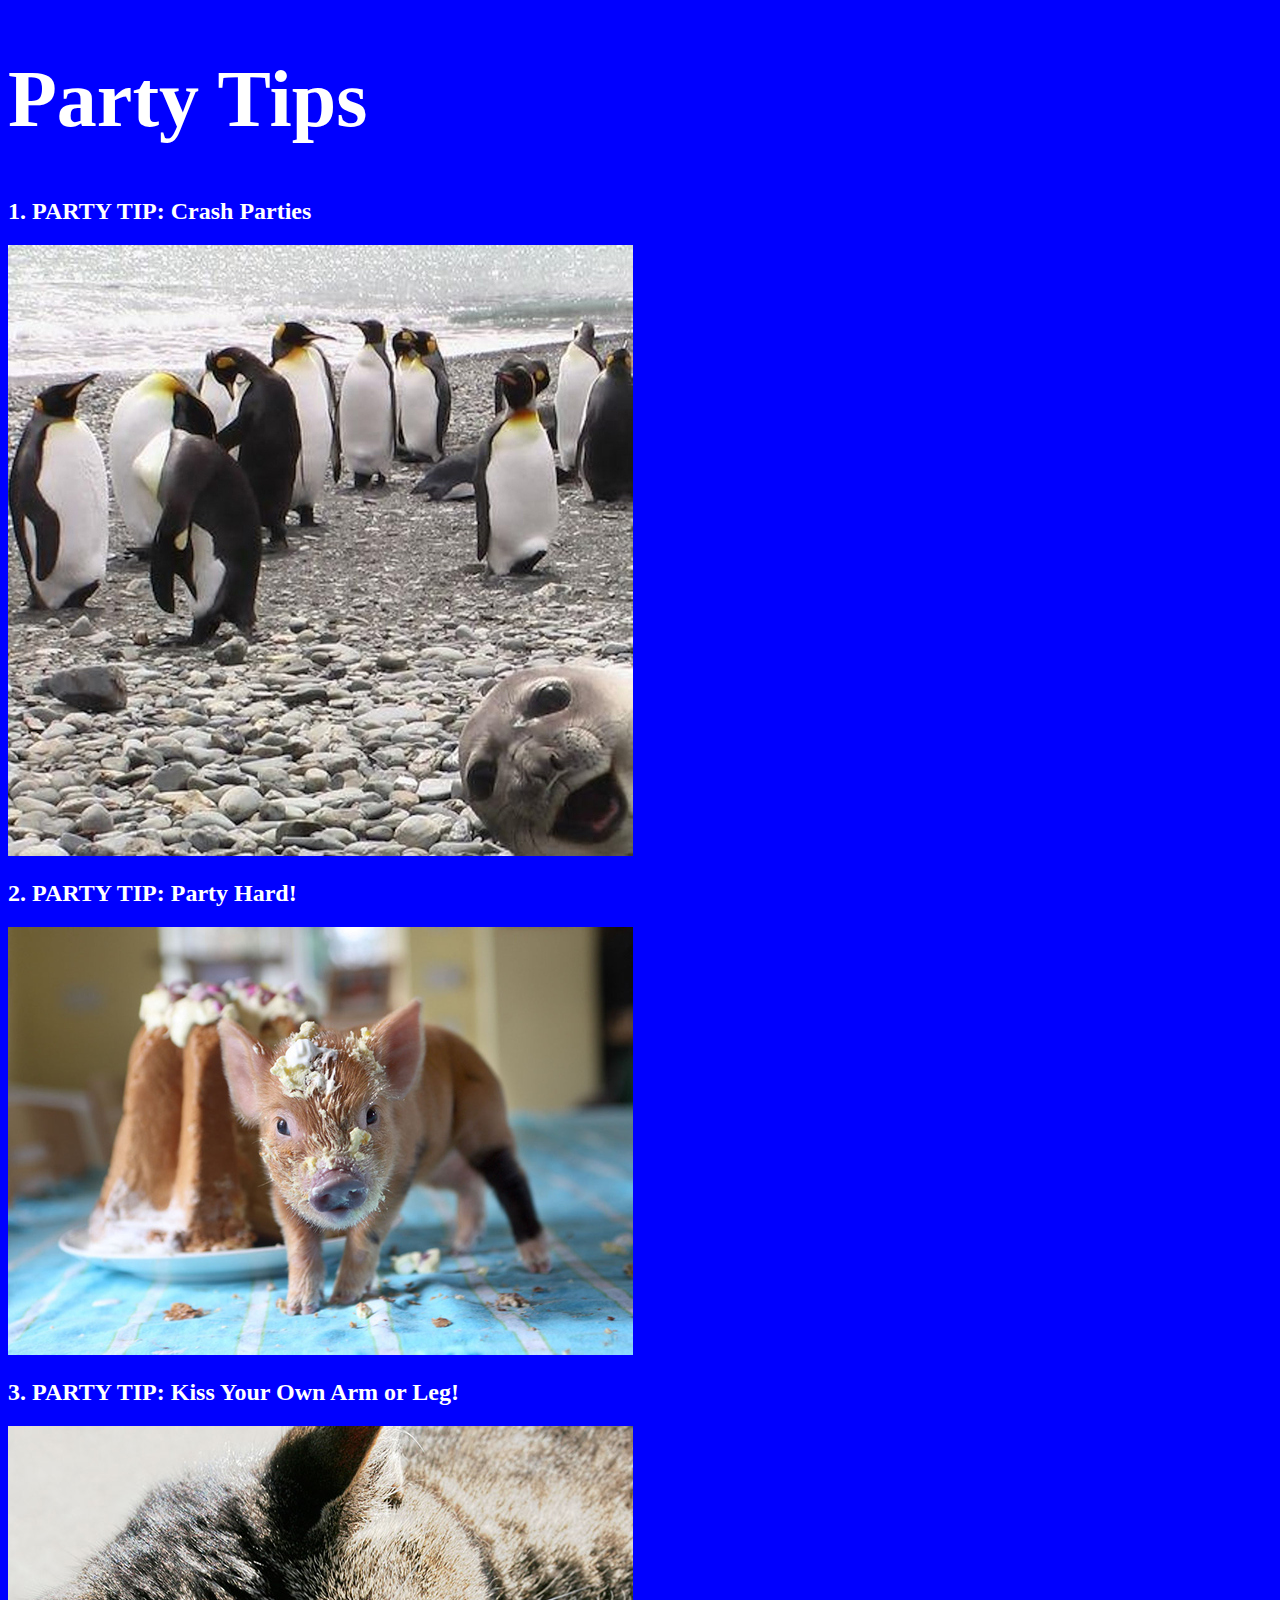
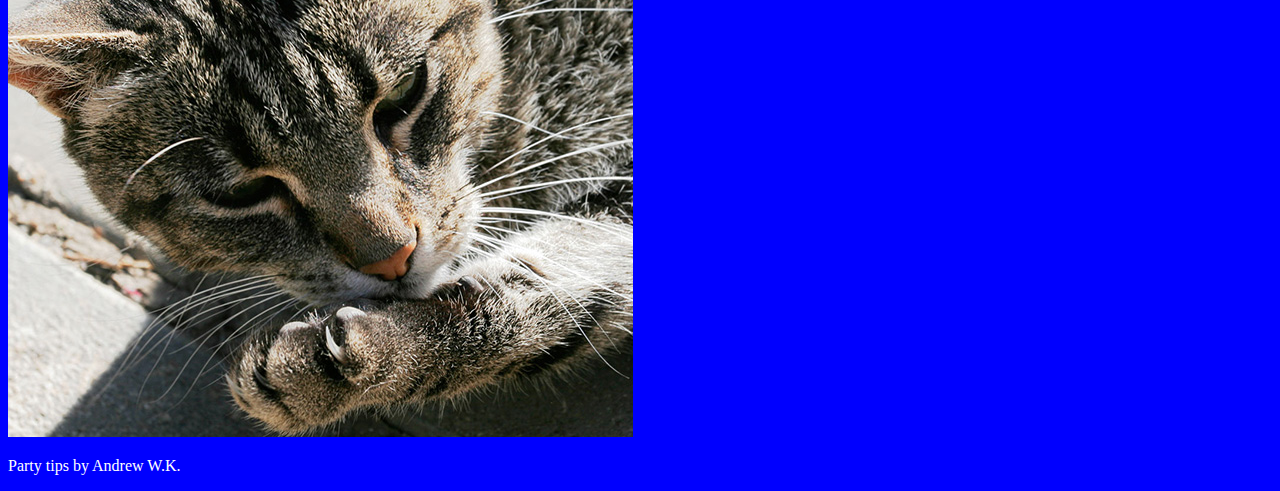
<file: Week-1/partytips/index.html>
<!DOCTYPE html>
<html>
    <head>
        <title>Party Tips</title>


        <style>
            body {
                background: blue;
                color: white;
            }
            h1 {
                font-size: 80px;
            }

        </style>
    </head>
    <body>
        <h1>Party Tips</h1>
        <h2>1. PARTY TIP: Crash Parties</h2>
        <img src="Images/penguin-party.jpg" alt="Penguin Party">
        <h2>2. PARTY TIP: Party Hard!</h2>
        <img src="Images/piglet-cake.jpg" alt="Piglet Cake">
        <h2>3. PARTY TIP: Kiss Your Own Arm or Leg!</h2>
        <img src="Images/cat-kiss.jpg" alt="Cat">
        <p>Party tips by Andrew W.K.</p>
    </body>

</html>
</file>
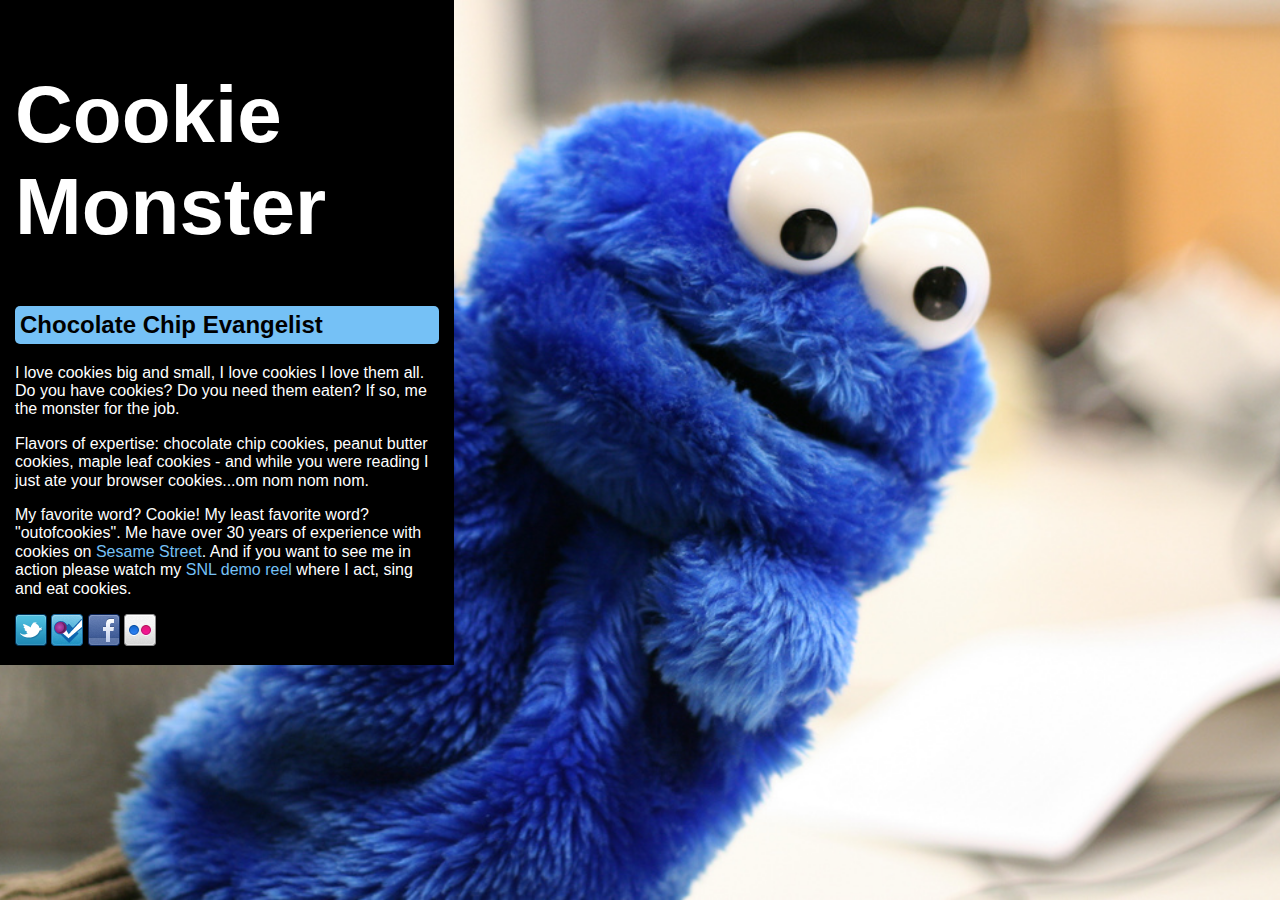
<file: Week-1/portfolio-class/index.html>
<!DOCTYPE html>
<html lang="en">
<head>
    	<meta charset="utf-8">
    	<meta name="keywords" content="cookies, c, monster, Sesame Street">
    	<meta name="description" content="I love cookies big and small, I love cookies I love them all.">

		<title>Cookie Monster</title>
		
		<!-- external CSS link -->
		<link rel="stylesheet" href="css/normalize.css">
		<link rel="stylesheet" href="css/style.css">
</head>

<body>
	<div id="container">
	<!-- START HERE --> 
		<h1>Cookie Monster</h1>
		<h2>Chocolate Chip Evangelist</h2>
			
		<p>I love cookies big and small, I love cookies I love them all. Do you have cookies? Do you need them eaten? If so, me the monster for the job.</p>
		
		<p>Flavors of expertise: chocolate chip cookies, peanut butter cookies, maple leaf cookies - and while you were reading I just ate your browser cookies...om nom nom nom.</p>
		
		<p>My favorite word? Cookie! My least favorite word? "outofcookies". Me have over 30 years of experience with cookies on <a href="http://www.sesamestreet.org/" target="_blank">Sesame Street</a>. And if you want to see me in action please watch my <a href="http://www.youtube.com/watch?v=C-PkQRh3QXA" target="_blank">SNL demo reel</a> where I act, sing and eat cookies.</p>

		<a href="https://twitter.com/#!/mewantcookie" target="_blank">
			<img src="images/social-twitter.png" alt="Twitter">
		</a>

		<a href="https://foursquare.com/v/kaufman-astoria-studios/4b43c364f964a520f5e825e3" target="_blank">
			<img src="images/social-foursquare.png" alt="Social FourSquare">
		</a>

		<a href="https://www.facebook.com/pages/Cookie-Monster-should-host-Saturday-Night-Live/130316933655526" target="_blank">
			<img src="images/social-facebook.png" alt="Facebook">
		</a>

		<a href="http://www.flickr.com/photos/tags/cookies" target="_blank">
			<img src="images/social-flickr.png" alt="Flickr">
		</a>		


		

	<!-- END HERE --> 
	</div><!-- #container --> 
</body>
</html>
</file>
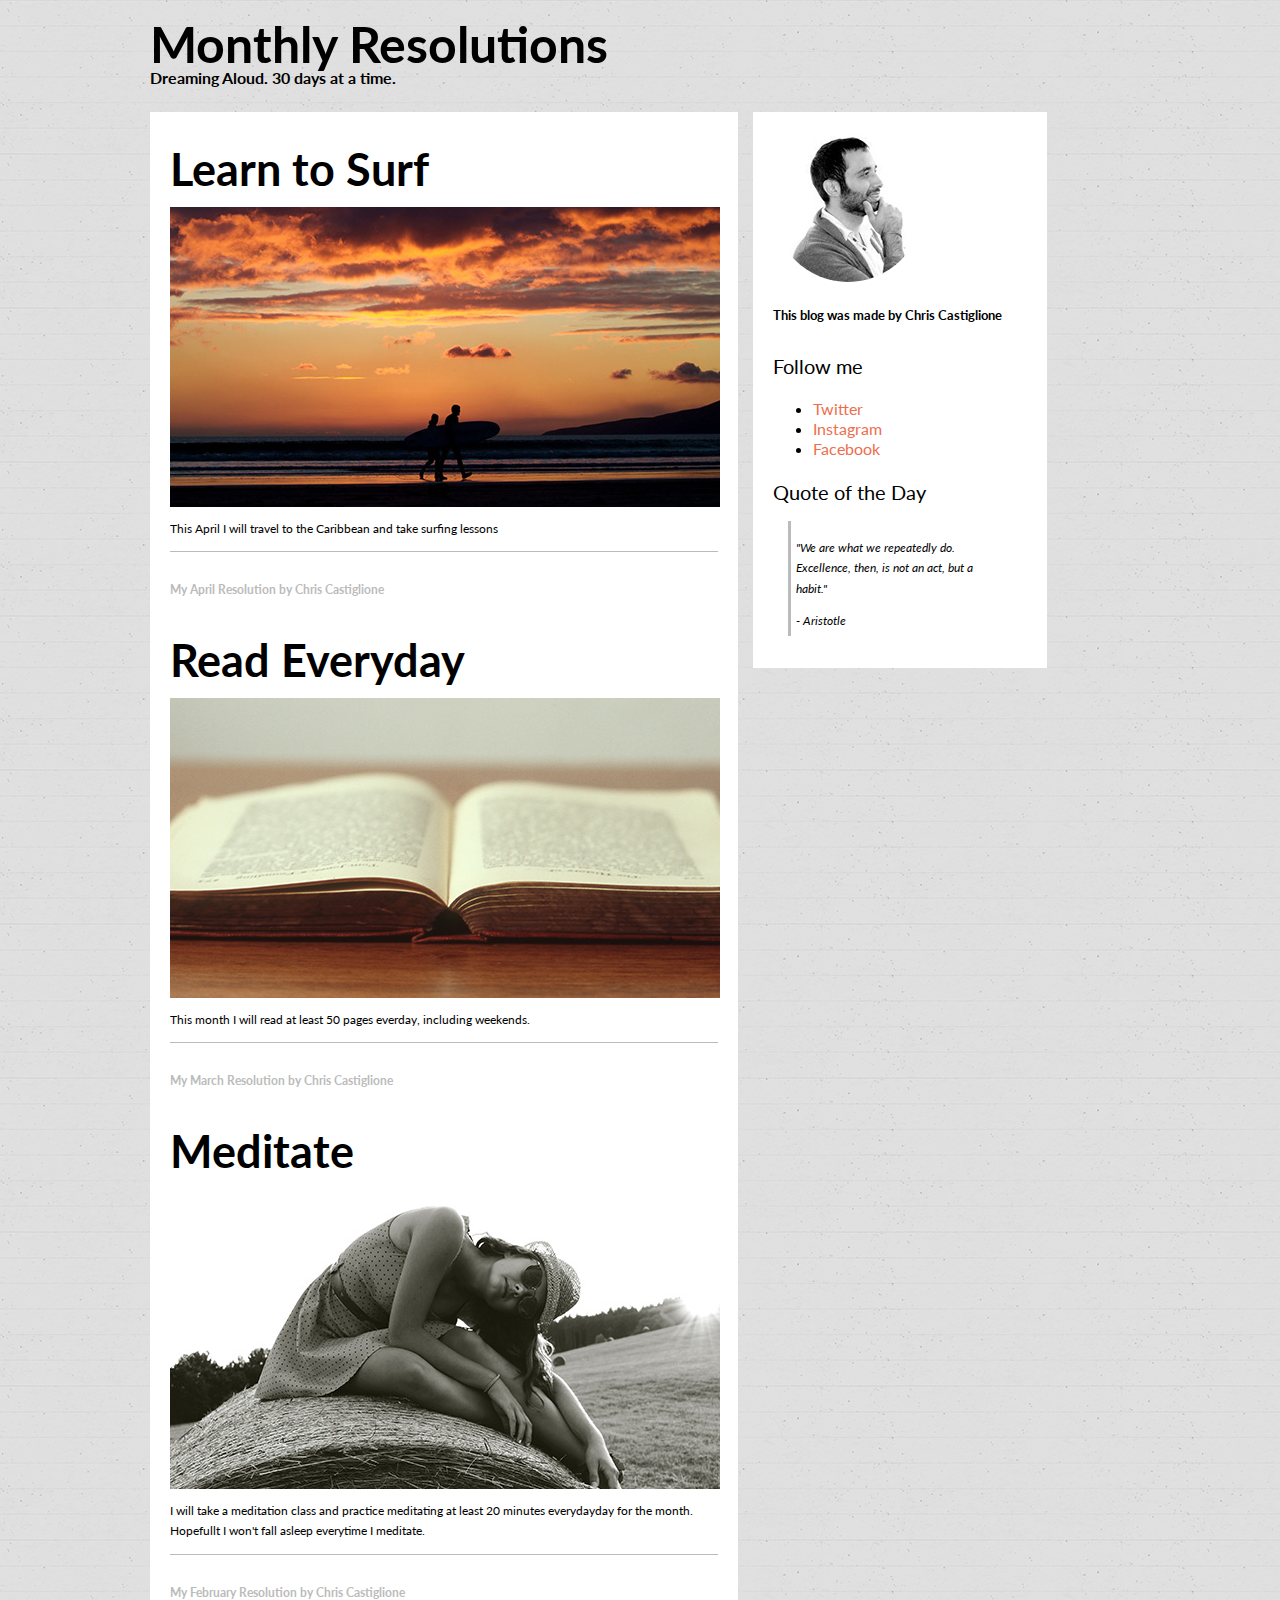
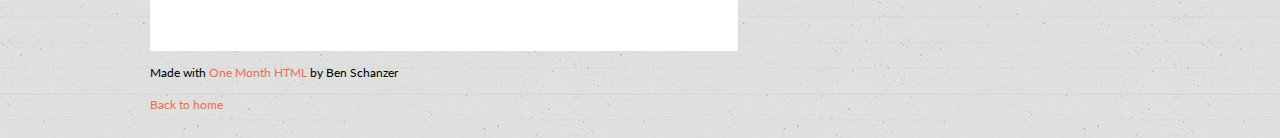
<file: week-2/assignment-monthly-resolutions/index.html>
<!DOCTYPE html>
<html lang="en">
  <head>
    <meta charset="utf-8">
    <meta http-equiv="X-UA-Compatible" content="IE=edge">
    <meta name="viewport" content="width=device-width, initial-scale=1">
    <meta name="description" content="">
    <meta name="author" content="Ben Schanzer">
		<title>Monthly Resolutions by Ben Schanzer</title>
		<link href='http://fonts.googleapis.com/css?family=Lato' rel='stylesheet' type='text/css'>
		<link rel="stylesheet" href="css/normalize.css">
		<link rel="stylesheet" href="css/style.css">
	</head>
	<body>
		<div id="header"> <!--start header-->
			<h1>Monthly Resolutions</h1>
			<h4>Dreaming Aloud. 30 days at a time.</h4>
		</div> <!--end header-->

		<div id="main"><!--start main-->
			
			<div id="post 1" class="post"> <!--start p1-->
				<div id="first">
					<h2>Learn to Surf</h2>
				</div>
				<img src="images/surfing.jpg" alt="Surfer sunset">
					<div class="caption"><!--start caption-->
						<p>This April I will travel to the Caribbean and take surfing lessons</p>
					</div> <!--end caption-->
				 
				<h6>My April Resolution by Chris Castiglione</h6>
			</div><!--end p1-->
			
			<div id="post 2" class="post"><!--start p2-->
				<div class="title">
					<h2>Read Everyday</h2>
				</div>
				<img src="images/book.jpg" alt="Book">
					<div class="caption"><!--start caption-->
						<p>This month I will read at least 50 pages everday, including weekends.</p>
					</div> <!--end caption-->
				<h6>My March Resolution by Chris Castiglione</h6>

			</div><!--end p2-->
			
			<div id="post 3" class="post"><!--start p3-->
				<div class="title">
					<h2>Meditate</h2>
				</div>
				<img src="images/meditate-girl.jpg" alt="meditation">
					<div class="caption"><!--start caption-->
						<p>I will take a meditation class and practice meditating at least 20 minutes everydayday for the month.  Hopefullt I won't fall asleep everytime I meditate.</p>
					</div> <!--end caption-->
				<h6>My February Resolution by Chris Castiglione</h6>

			</div><!--end p3-->


		</div><!--end main-->

		<div id="divider"> </div>

		<div id="sidebar"><!--start sidebar-->

			<div id="author"><!--start author-->
				<div><img id="chrisPic" src="images/chris-castiglione.jpg" alt="chris"></div>
				<div class="clear"></div>
				<h5>This blog was made by Chris Castiglione</h5>

			</div><!--end author-->

			<div id="socials"><!--start socials-->
				<div class="sideheader">
					Follow me
				</div>
				
				<ul>
					<li><a href="http://www.twitter.com/castig" target="_blank">Twitter</a></li>
					<li><a href="http://instagram.com/castig" target="_blank">Instagram</a></li>
					<li><a href="https://www.facebook.com/OneMonthEdu/" target="_blank">Facebook</a></li>
				  </ul>

			</div><!--end socials-->

			<div id="quote"><!--start quote-->

				<div class="sideheader">
					Quote of the Day
				</div>
				
				<blockquote><p>"We are what we repeatedly do. Excellence, then, is not an act, but a habit."</p>- Aristotle</blockquote>

			</div><!--end quote-->

		</div><!--end sidebar-->

		<div class="clear"></div>

		<div id="footer"><!--start footer-->

			<p>Made with <a href="http://www.onemonth.com" target="_blank">One Month HTML</a> by Ben Schanzer</p>
			<p>
				<a href="https://schanzb.github.io/">Back to home</a>
			</p>

		</div><!--end footer-->

	
	</body>
</html>
</file>
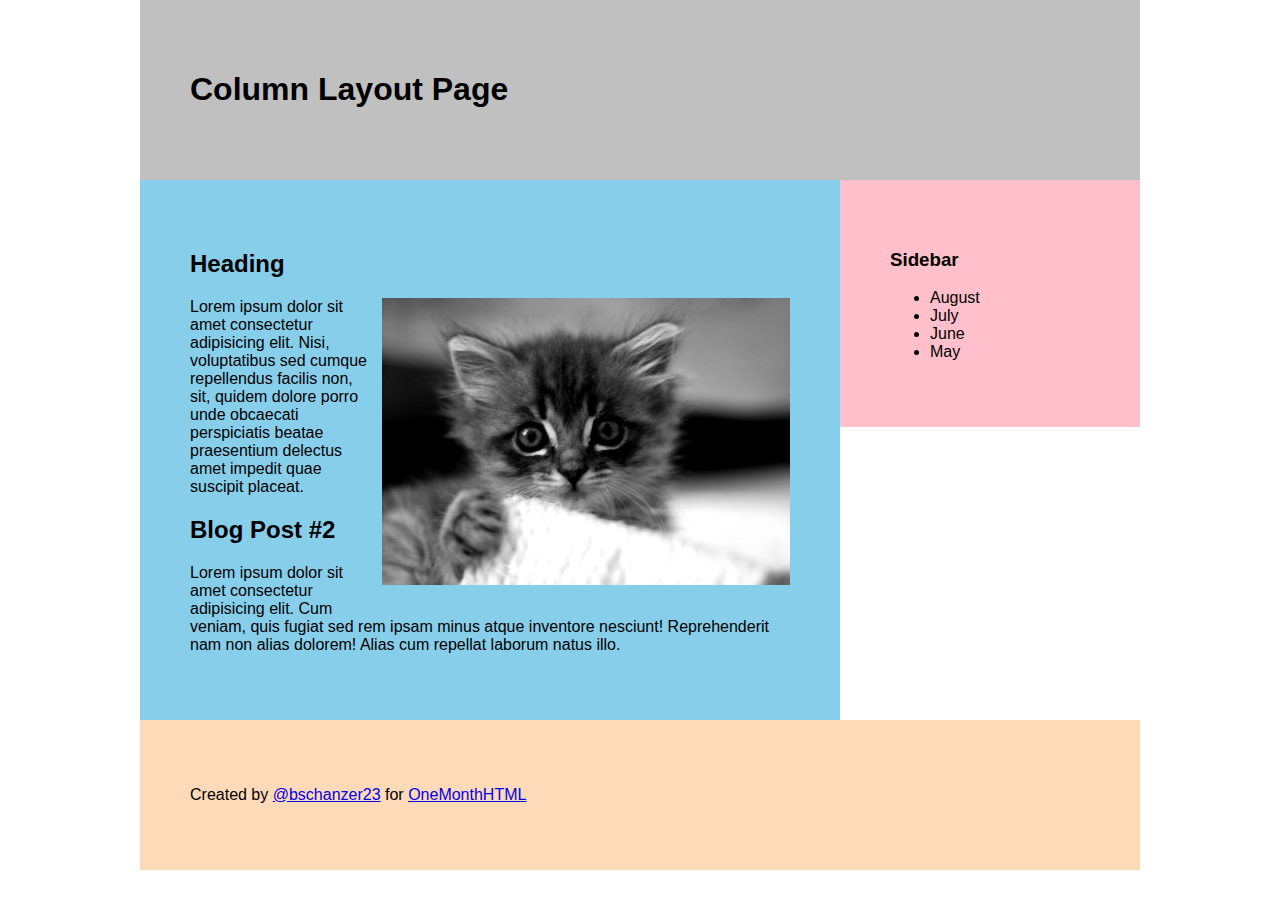
<file: week-2/column-layout/index.html>
<!DOCTYPE html>
<html lang="en">
  <head>
    <meta charset="utf-8">
    <meta http-equiv="X-UA-Compatible" content="IE=edge">
    <meta name="viewport" content="width=device-width, initial-scale=1">
    <meta name="description" content="">
    <meta name="author" content="Ben Schanzer">	
		<title>Column Layout</title>
		
		<!-- external CSS link -->
		<link rel="stylesheet" href="css/normalize.css">
		<link rel="stylesheet" href="css/style.css">
	</head>

	<body>
		<div id="container">
			
			<div id="header">
				<h1>Column Layout Page</h1>	
			</div> <!--#header-->

			<div id="main">
				<h2>Heading</h2>
				<img src="images/kitten.jpg" alt="kitten" class="alignright">
				<p>Lorem ipsum dolor sit amet consectetur adipisicing elit. Nisi, voluptatibus sed cumque repellendus facilis non, sit, quidem dolore porro unde obcaecati perspiciatis beatae praesentium delectus amet impedit quae suscipit placeat.</p>

				<h2>Blog Post #2</h2>
				<p>Lorem ipsum dolor sit amet consectetur adipisicing elit. Cum veniam, quis fugiat sed rem ipsam minus atque inventore nesciunt! Reprehenderit nam non alias dolorem! Alias cum repellat laborum natus illo.</p>
			</div> <!--#main-->

			<div id="sidebar">
				<h3>Sidebar</h3>
				<ul>
					<li>August</li>
					<li>July</li>
					<li>June</li>
					<li>May</li>
				</ul>
			</div> <!--#sidebar-->

			<div class="clear"></div>

			<div id="footer">
				<p>Created by <a href="https://twitter.com/BenSchanzer" target="_blank">@bschanzer23</a> for <a href="https://onemonth.com" target="_blank">OneMonthHTML</a></p>
			</div> <!--#footer-->


		</div> <!--#container-->

	</body>
</html>
</file>
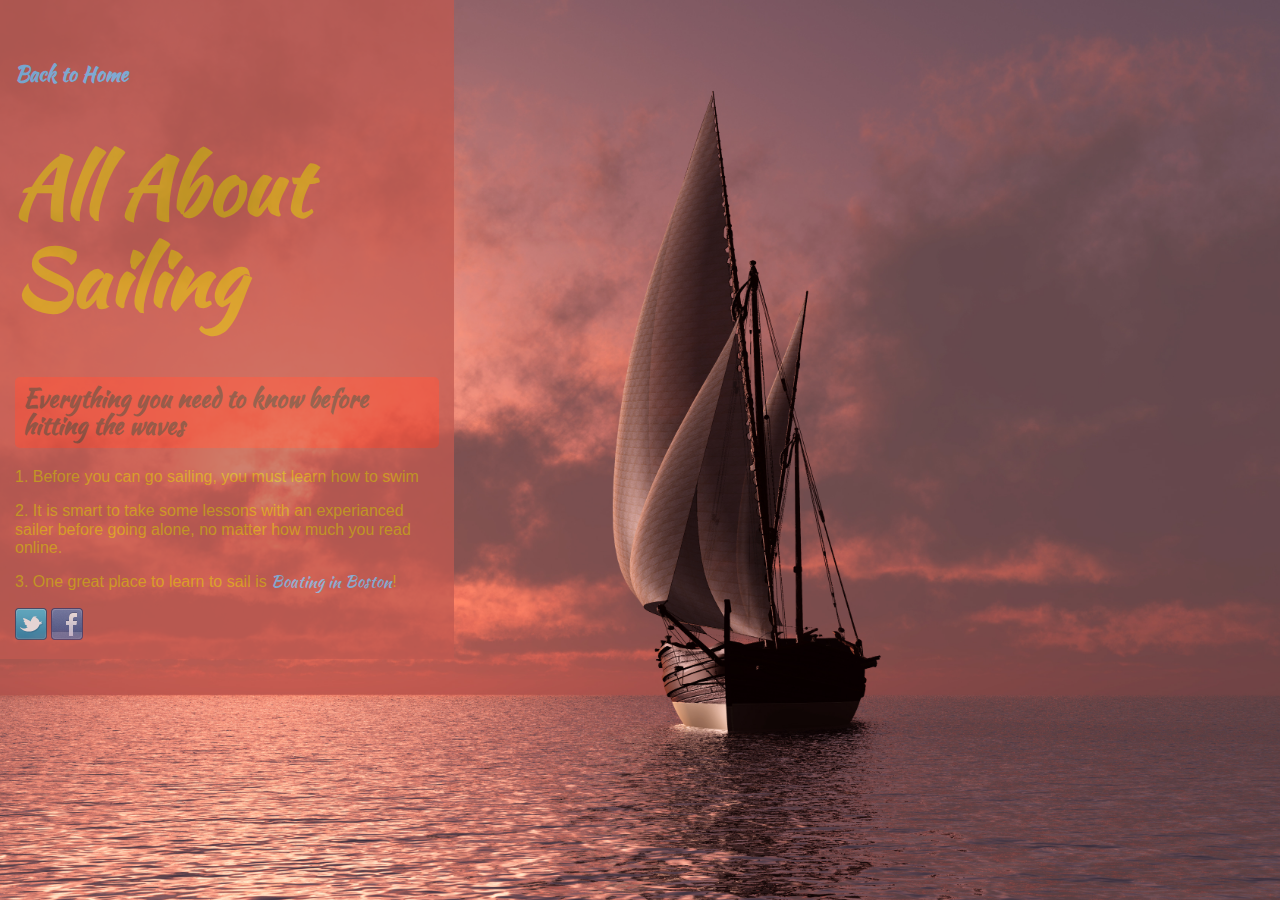
<file: week-2/portfolio/index.html>
<!DOCTYPE html>
<html lang="en">
<head>
    	<meta charset="utf-8">
    	<meta name="keywords" content="cookies, c, monster, Sesame Street">
    	<meta name="description" content="I love cookies big and small, I love cookies I love them all.">

		<title>All About Sailing</title>
		
		<!-- external CSS link -->
		<link rel="preconnect" href="https://fonts.gstatic.com">
		<link href="https://fonts.googleapis.com/css2?family=Kaushan+Script&display=swap" rel="stylesheet">
		<link rel="stylesheet" href="css/normalize.css">
		<link rel="stylesheet" href="css/style.css">
</head>

<body>
	<div id="container">
	<!-- START HERE -->
		<h6><a href="https://schanzb.github.io/">Back to Home</a></h6>
		<h1>All About Sailing</h1>
		<h2>Everything you need to know before hitting the waves</h2>
			
		<p>1. Before you can go sailing, you must learn how to swim</p>
		
		<p>2. It is smart to take some lessons with an experianced sailer before going alone, no matter how much you read online.</p>
		
		<p>3. One great place to learn to sail is <a href="https://boatinginboston.com" target="_blank">Boating in Boston</a>!</p>

		<a href="https://twitter.com/boatinginboston" target="_blank">
			<img src="images/social-twitter.png" alt="Twitter">
		</a>

		<a href="https://www.facebook.com/boatinginboston/" target="_blank">
			<img src="images/social-facebook.png" alt="Facebook">
		</a>



		

	<!-- END HERE --> 
	</div><!-- #container --> 
</body>
</html>
</file>
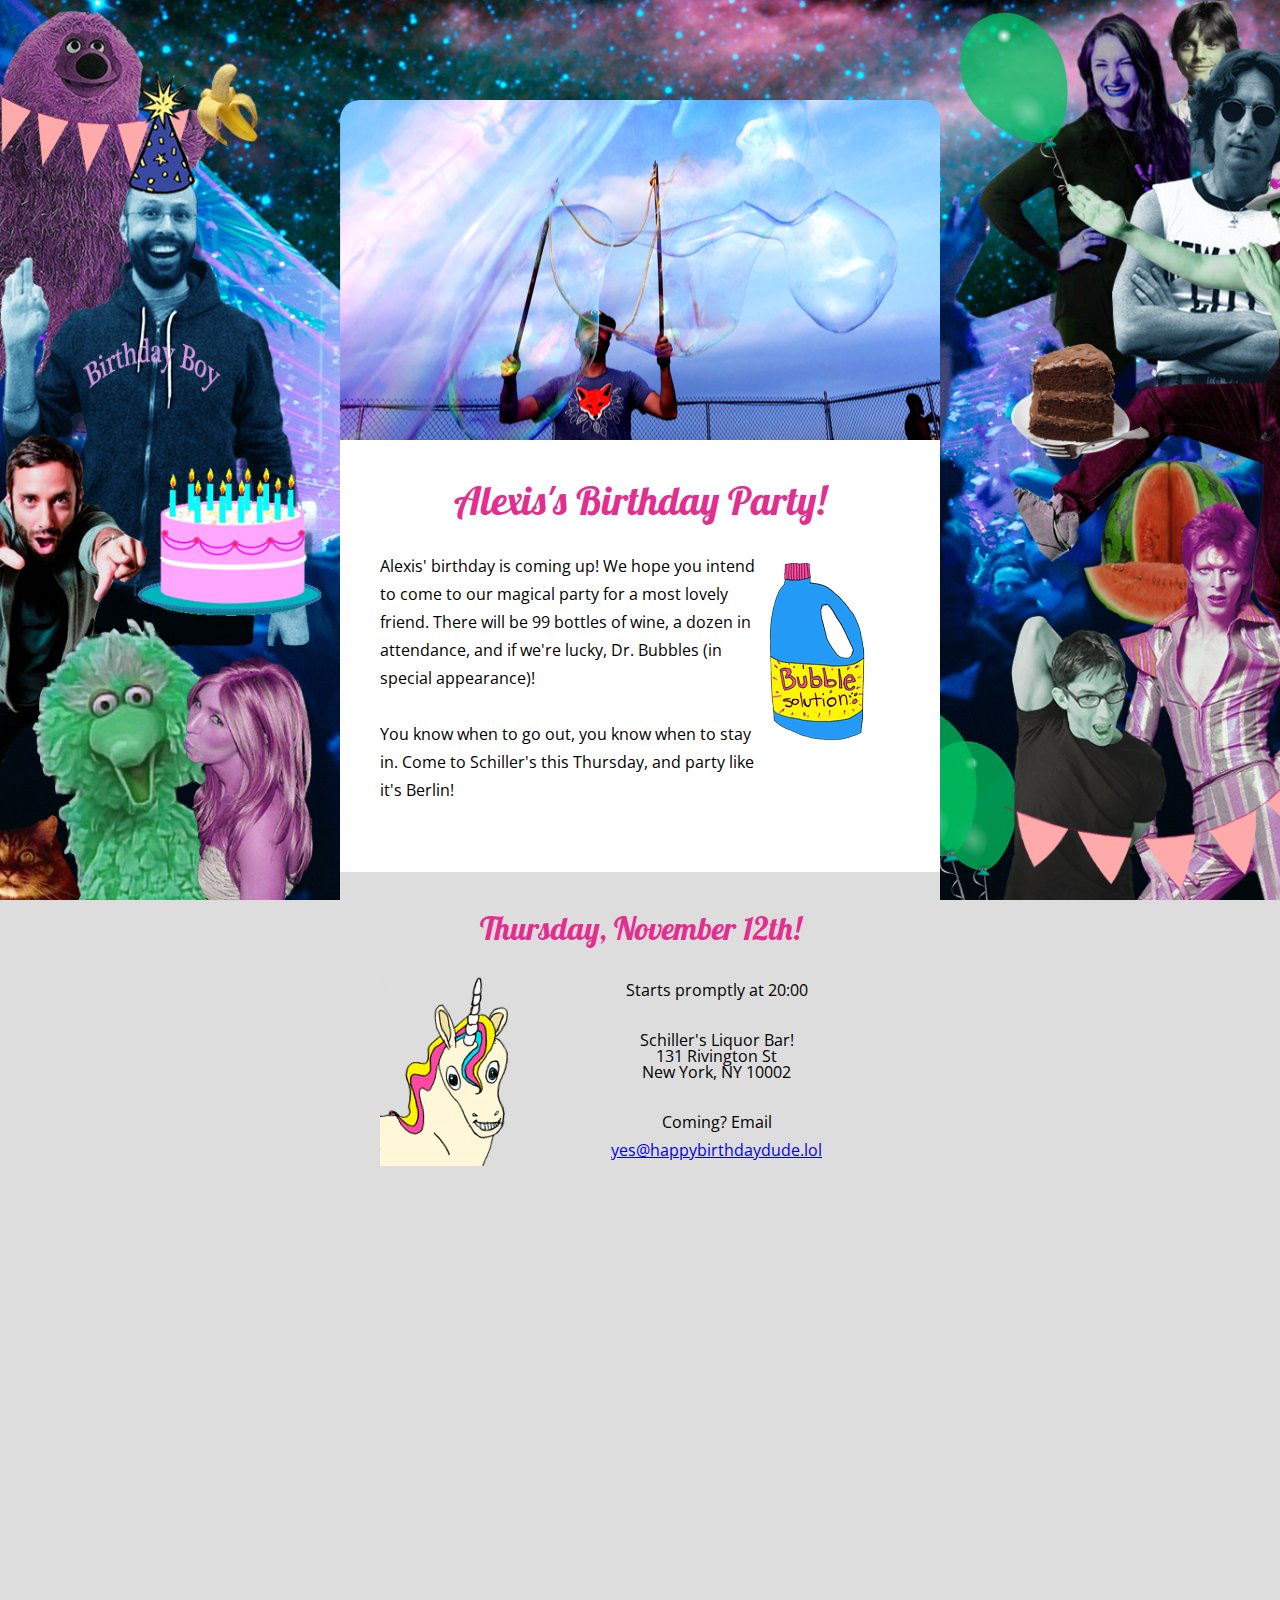
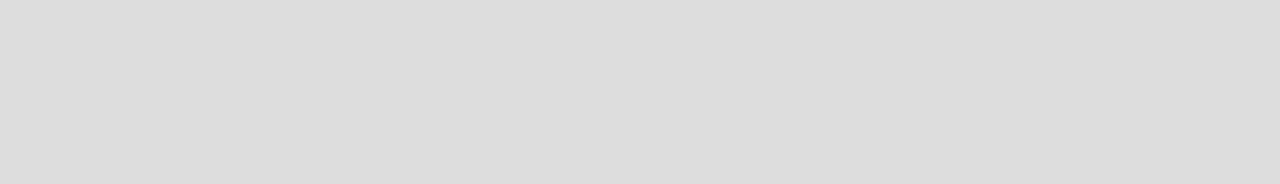
<file: week-3/bday-assignment/index.html>
<!DOCTYPE html>
<html>
  <head>
    <title>Happy Birthday Alexis!</title>
    <meta name="description" content="Happy Birthday Alexis!">
    <link rel="stylesheet" href="css/reset.css">
    <link rel="stylesheet" href="css/style.css">
    <link rel="stylesheet" href="css/small.css" media="(max-width: 630px)">
    <link href='https://fonts.googleapis.com/css?family=Open+Sans:300,700|Lobster' rel='stylesheet' type='text/css'>
    <meta name="viewport" content="width=device-width, initial-scale=1">
  </head>
  <body>
    <div class="container">
      <div class="hero">
        <img src="images/hero-image.png" alt="Dr. Bubbles">
      </div> <!--#hero-->

      <section class="intro">
        <h1>Alexis's Birthday Party!</h1>
        
        <aside class="right">
          <img src="images/bubble-bottle.png" alt="Bubble Bottle">
        </aside>
        
        <p>Alexis' birthday is coming up! We hope you intend to come to our magical party for a most lovely friend. There will be 99 bottles of wine, a dozen in attendance, and if we're lucky, Dr. Bubbles (in special appearance)!</p>
        
        <p>You know when to go out, you know when to stay in. Come to Schiller's this Thursday, and party like it's Berlin!</p>

      </section> <!--#intro-->
      
      <section class="contact">
        
        <h2>Thursday, November 12th!</h2>
        
        <aside class="left">
          <img src="images/unicorn.png" alt="unicorn">
        </aside>

        <p>Starts promptly at <time>20:00</time></p>
          
        <p>
          <address></address> Schiller's Liquor Bar! <br>
          131 Rivington St <br>
          New York, NY 10002 <br></address>
        </p>
          
          <p>Coming? Email<br>
           <a href="mailto:yes@happybirthdaydude.lol">  yes@happybirthdaydude.lol</a></p>
      </section> <!--#contact-->

      <section class="map">
        
          <iframe src="https://www.google.com/maps/embed?pb=!1m18!1m12!1m3!1d3023.939333882324!2d-73.98888268459487!3d40.71935197933103!2m3!1f0!2f0!3f0!3m2!1i1024!2i768!4f13.1!3m3!1m2!1s0x89c2598111ffc377%3A0x6455254f2d644a86!2sSchiller&#39;s%20Liquor%20Bar!5e0!3m2!1sen!2sus!4v1612313673224!5m2!1sen!2sus" width="600" height="450" frameborder="0" style="border:0;" allowfullscreen="" aria-hidden="false" tabindex="0"></iframe>
      
        </section><!--#map-->


            
      
    </div> <!--#container-->
  </body>
</html>
</file>
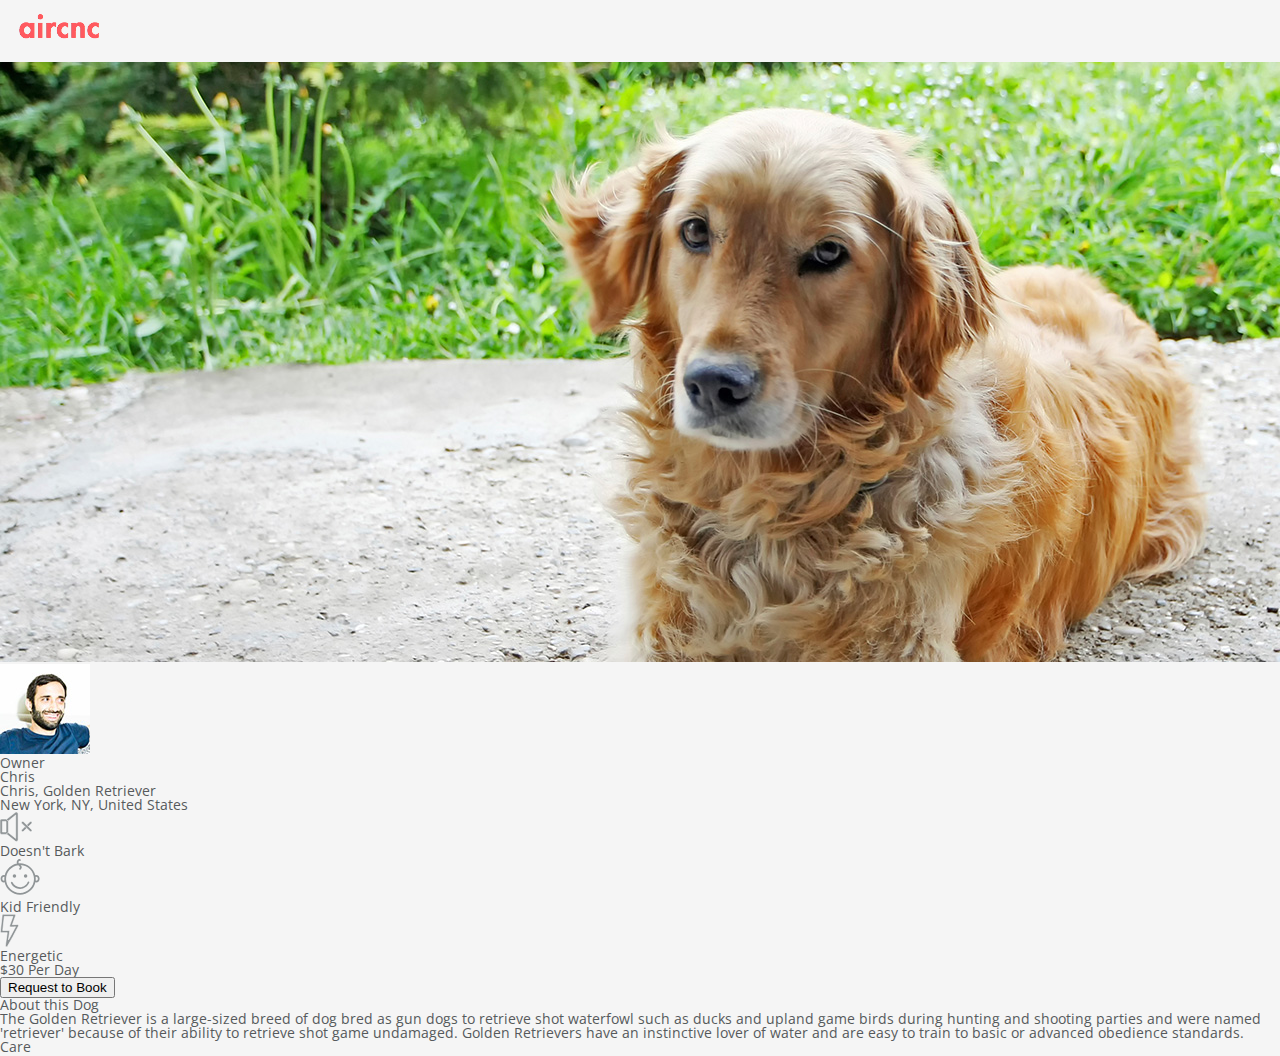
<file: week-4/aircnc-t1/index.html>
<!DOCTYPE html>
<html>
<head>
  <title>AirCnC - Rent a Cat or Dog</title>
  <link rel="stylesheet" href="css/reset.css">
  <link rel="stylesheet" href="css/style.css">
  <meta name="description" content="AirC&amp;C is the premiere site renting cute cats and canines">
  <link href='https://fonts.googleapis.com/css?family=Open+Sans:400,700,600' rel='stylesheet' type='text/css'>
  <meta name="viewport" content="width=device-width, initial-scale=1">
</head>
<body>

  <div class="container">
    <section class="header">
      <img src="images/logo.png" alt="cnc logo">

    </section><!--#header-->

    <section class="hero">

      <img src="images/dog-hero-image.png" alt="dog">

    </section><!--#hero-->


    <section class="main1">

      <div class="profile">

        <div class="owner-details">
          <img src="images/chris-castiglione.png" alt="chris">
          <h2 class="relationship">Owner</h2>
          <h2 class="name">Chris</h2>

        </div><!--#owner-details-->

        <div class="pet-details">
          <h1>Chris, Golden Retriever</h1>
          <p>New York, NY, United States</p>

        </div><!--#pet-details-->

        <div class="icons">
          <div class="icon">
          <img src="images/icons/mute.svg" alt="mute">
          <p>Doesn't Bark</p>
          </div><!--#icon-->

          <div class="icon">
            <img src="images/icons/baby.svg" alt="baby">
            <p>Kid Friendly</p>
          </div><!--#icon-->

          <div class="icon">
            <img src="images/icons/lightning.svg" alt="lightning">
            <p>Energetic</p>
          </div><!--#icon-->

        </div><!--#icons-->
      </div><!--#profie-->

      <div class="booking">
        <h2 class="price">$30 <span class="time">Per Day</span></h2>
        <button>Request to Book</button>

      </div><!--#booking-->

    </section><!--#main1-->


    <section class="main2">

      <div class="about">

        <h3>About this Dog</h3>
        <p>The Golden Retriever is a large-sized breed of dog bred as gun dogs to retrieve shot waterfowl such as ducks and upland game birds during hunting and shooting parties and were named 'retriever' because of their ability to retrieve shot game undamaged. Golden Retrievers have an instinctive lover of water and are easy to train to basic or advanced obedience standards.</p>

      </div><!--#about-->

      <div class="care">
        <h2 class="sechead">Care</h2>


      </div><!--#care-->

      <div class="games">

      </div><!--#games-->

      <div class="photos">

      </div><!--#photos-->

    </section><!--#main2-->


  </div><!--#container-->
  
  
</body>
</html>
</file>
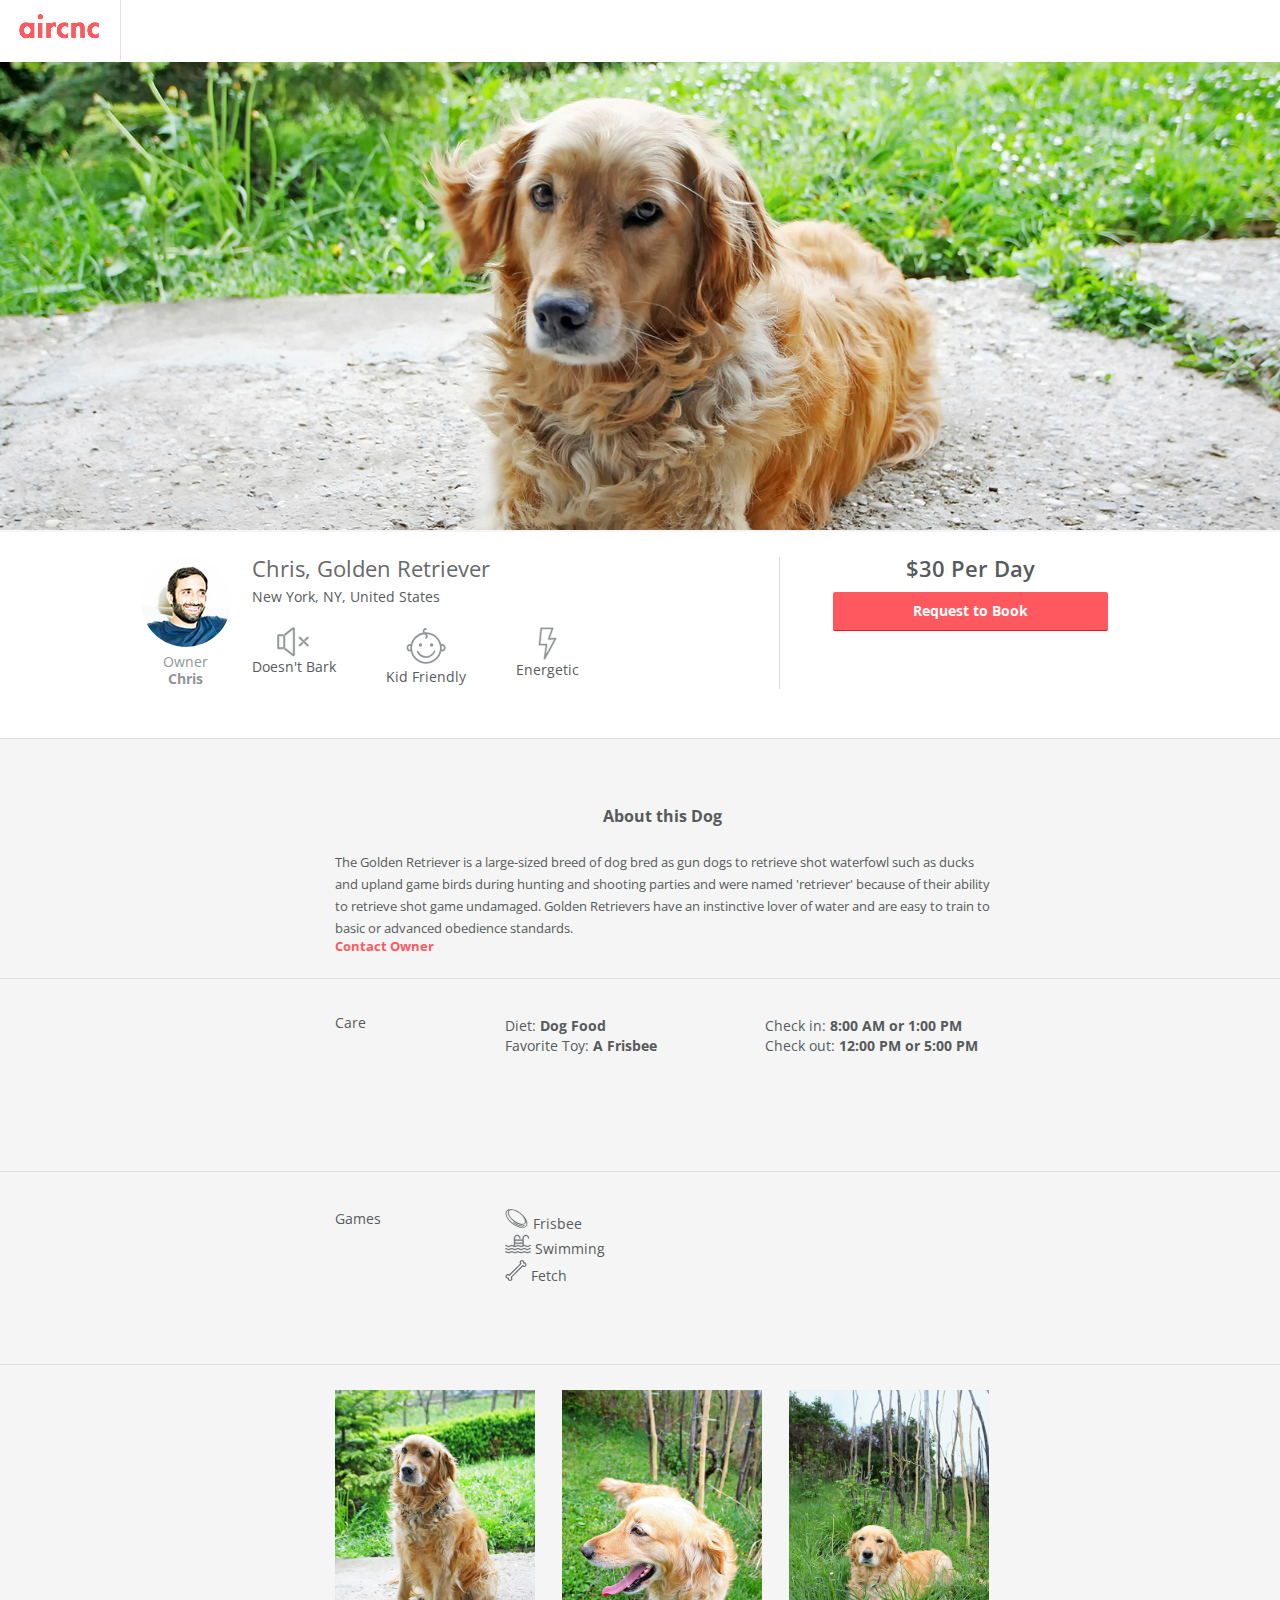
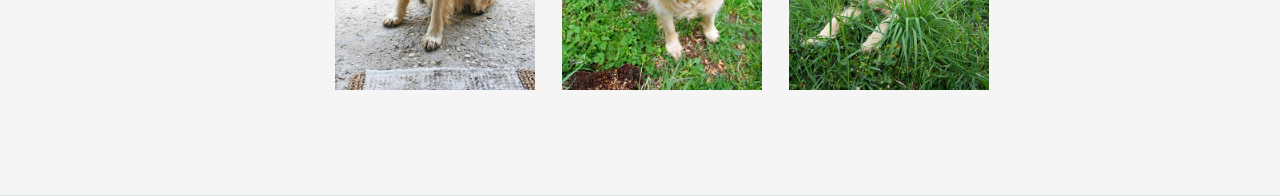
<file: week-4/aircnc/index.html>
<!DOCTYPE html>
<html>
<head>
  <title>AirCnC - Rent a Cat or Dog</title>
  <link rel="stylesheet" href="css/reset.css">
  <link rel="stylesheet" href="css/style.css">
  <meta name="description" content="AirC&amp;C is the premiere site renting cute cats and canines">
  <link href='https://fonts.googleapis.com/css?family=Open+Sans:400,700,600' rel='stylesheet' type='text/css'>
  <meta name="viewport" content="width=device-width, initial-scale=1">
</head>
<body>
    <header>
      <img src="images/logo.png" alt="AirCnC Logo" class="logo">
    </header>
  
    <div class="hero">
      <img src="images/dog-hero-image.png" alt="Terry Golden Retriever">
    </div>

    <section class="clearfix info">
      <div class="container">
        <div class="profile column">
          <div class="owner-detais column">
            <img src="images/chris-castiglione.png" alt="owner-image">
            <h2 class="relationship">Owner</h2>
            <h2 class="name">Chris</h2>
          </div><!--.owner-details-->
          <div class="pet-details column clearfix">
            <h1>Chris, Golden Retriever</h1>
            <p class="location">New York, NY, United States</p>
            <div class="icons column">
              <div class="icon">
                <img src="images/icons/mute.svg" alt="Doesn't Bark">
                <h5>Doesn't Bark</h5>
              </div><!--.icon-->

              <div class="icon">
                <img src="images/icons/baby.svg" alt="Kid Friendly">
                <h5>Kid Friendly</h5>
              </div><!--.icon-->

              <div class="icon">
                <img src="images/icons/lightning.svg" alt="Energetic">
                <h5>Energetic</h5>
              </div><!--.icon-->
            </div><!--.icons-->
            
          </div><!--.pet-details-->

        </div><!--.profile-->
        <div class="booking column">
          <h2 class="price"><span class="time">$30</span> Per Day</h2>
          <a href="#" class="button" target="_blank">Request to Book</a>
        </div><!--.booking-->
      </div> <!--.container-->
    </section><!--.info-->

    <section class="about">
      <div class="container">
      <h3>About this Dog</h3>
      <p>The Golden Retriever is a large-sized breed of dog bred as gun dogs to retrieve shot waterfowl such as ducks and upland game birds during hunting and shooting parties and were named 'retriever' because of their ability to retrieve shot game undamaged. Golden Retrievers have an instinctive lover of water and are easy to train to basic or advanced obedience standards.</p>
      <a href="#">Contact Owner</a>
      </div><!--.container-->
    </section><!--.about-->

    <section class="care">
      <div class=" clearfix container">
        <div class="care-header">
          <p class="header">Care</p>
        </div><!--.care-header-->
        <div class="food-toy">
          <p>Diet:<span class="care-item"> Dog Food</span></p>
          <p>Favorite Toy:<span class="care-item"> A Frisbee</span></p>
        </div><!--.food/toy-->
        <div class="check">
          <p>Check in:<span class="care-item"> 8:00 AM or 1:00 PM</span></p>
          <p>Check out:<span class="care-item"> 12:00 PM or 5:00 PM</span></p>
        </div><!--.check-->
      </div><!--.container-->

    </section><!--.care-->

    <section class="games">
      <div class="container clearfix">
      <p class="header">Games</p>
      <div class="games-list">
        <p><img src="images/icons/frisbee.svg" alt="Frisbee"> Frisbee</p>
        <p><img src="images/icons/pool.svg" alt="Pool"> Swimming</p>
        <p><img src="images/icons/bone.svg" alt="Bone"> Fetch</p>
      </div> <!--.games-list -->
      </div><!--.container-->
    </section><!--.games-->

    <section class="pictures">
      <div class="clearfix container">
        <img src="images/dog-1.jpg" alt="Dog 1" id="dog1">
        <img src="images/dog-2.jpg" alt="Dog 2" id="dog2">
        <img src="images/dog-3.jpg" alt="Dog 3" id="dog3">
      </div><!--.container-->
    </section><!--.pictures-->







  
  
</body>
</html>
</file>
<file: Week-1/portfolio-class/css/style.css>
/* 

Project Name: Cookie Monster 
Client: Cookie Monster
Author: Chris Castiglione | www.twitter.com/castig | www.castig.org 
Developed @ One Month in NYC 

*/

body {	
	background: url('../images/cookie-monster.jpg');
	/* the follow is the code to have the image display as a full page */
	background-position: center;
	background-attachment: fixed;
	-webkit-background-size: cover; /* the next 3 lines are "browser prefixes", they are necessary to include for CSS3 techniques */
	-moz-background-size: cover;
	-o-background-size: cover;
	background-size: cover;
}


#container{
	background: black;
	width: 424px;
	color: white;
	padding: 15px;

}

h1 {
	font-size: 80px;
}

h2 {
	background: #75c1f6;
	color: black;
	padding: 5px;
	border-radius: 5px;
}

a {
	color: #75c1f6;
	text-decoration: none;
}
</file>
<file: week-2/assignment-monthly-resolutions/css/style.css>
/* 
Project Name: Monthly Resolutions
Client: One Month
Author: Ben Schanzer | @bschanzer23
*/


/*----------------------------------------------------------------------------- 
01=BASE   
-----------------------------------------------------------------------------*/

/* Box Model Hack */
* {
     -moz-box-sizing: border-box; /* Firexfox */
     -webkit-box-sizing: border-box; /* Safari/Chrome/iOS/Android */
     box-sizing: border-box; /* IE */
}

.clear {
	clear: both;
}


/*----------------------------------------------------------------------------- 
02=LAYOUT  
-----------------------------------------------------------------------------*/
body {
     background: url('../images/notebook.png'); /* add a fallback color of #d6d6d6 */
     color: #000000;
     font-family: 'Lato', sans-serif;
     line-height: 1.7; /* line-height is unit-less */
     font-size: 100%;
     margin: auto;
     width: 1000px;
     padding: 10px;
    }  
/*----------------------------------------------------------------------------- 
03=MAIN  
-----------------------------------------------------------------------------*/
h1 {
     font-size: 50px;
     margin-bottom: 0px;
     line-height: 0px;
}

h4{
     margin-top: 20px;
}

#main {
     background: white;
     width: 60%;
     margin: 0 5 0 5;
     padding: 20px;
     float: left;

}

#first {
     margin-top: 0px !important;
     line-height: 0px;
     font-size: 30px;
     
}

.title {
     font-size: 30px;
     margin-top: 60px;
     line-height: 0px;
}



img {
     display: block;
     margin-left: auto;
     margin-right: auto;
}

.sideheader {
     font-size: 20px !important;
}

p {
     font-size: 12px;
}

h6 {
     color: #bbbbbb;
     font-size: 12px;
}

.caption {
     border-bottom: 1px solid;
     border-color: #bbbbbb;
     margin-block-start: 0px;
}

#divider {
     background: lightcoral;
     width: 10px;
     display: inline;
     float: left;
}


#sidebar {
     background: white;
     width: 30%;
     float: left;
     padding: 20px;
     margin-left: 15px;
}

a {
     color: #ED6E4E;
     text-decoration: none;
}

blockquote {
     border-left: 3px solid;
     border-color: #bbbbbb;
     padding: 5px;
     margin-left: 15px;
     font-style: italic;
     font-size: 12px;
}

.sideheader {
     font-size: 20px;
}

#author {
     font-size: 16px;
}

li {
     line-height: 20px;
}

#footer {
     font-size: 16px !important;
}

#chrisPic{
     float: left;
     border-radius: 50%;
}
</file>
<file: week-2/column-layout/css/style.css>
/*----------------------------------------------------------------------------- 
=01 BASE STYLES 
-----------------------------------------------------------------------------*/

/* Box Model Hack */
* {
     -moz-box-sizing: border-box; /* Firexfox */
     -webkit-box-sizing: border-box; /* Safari/Chrome/iOS/Android */
     box-sizing: border-box; /* IE */
}

/* Clear Class */
.clear {
	clear: both;
}

.alignleft {
     float: left;
     margin: 0 15px 15px 0;
}

.alignright {
     float:right;
     margin: 0 0 15px 15px;
} 


/*img {
     float:right;
}*/



/*----------------------------------------------------------------------------- 
=02 LAYOUT 
-----------------------------------------------------------------------------*/




#container {
     width: 1000px;
     margin: 0 auto 0 auto;
}

#header {
     background: silver;
     padding: 50px;
}

#main {
     background: skyblue;
     padding: 50px;
     width: 700px;
     float: left;
}

#sidebar {
     background: pink;
     width: 300px;
     float: left;
     padding: 50px;
}


#footer {
     background: peachpuff;
     padding: 50px;
}
</file>
<file: week-2/portfolio/css/style.css>
body {	
	background: url('../images/Sailboat.jpg');
	/* the follow is the code to have the image display as a full page */
	background-position: center;
	background-attachment: fixed;
	-webkit-background-size: cover; /* the next 3 lines are "browser prefixes", they are necessary to include for CSS3 techniques */
	-moz-background-size: cover;
	-o-background-size: cover;
	background-size: cover;

}


#container{
	background: #C15950;
	opacity: .75;
	width: 424px;
	color: #D3A916;
	padding: 15px;

}
h6 {
	font-size: 20px;
}

h1 {
	font-size: 80px;
	font-family: 'Kaushan Script', cursive;
}

h2 {
	background: #E54C3A;
	color: #764637;
	padding: 8px;
	border-radius: 5px;
	font-family: 'Kaushan Script', cursive;
}

a {
	color: #75c1f6;
	text-decoration: none;
	font-family: 'Kaushan Script', cursive;
}
</file>
<file: week-3/bday-assignment/css/style.css>
/*
 * General Styles
*/


body {
  background: #DDD;
  font-family: 'Open Sans', arial, sans-serif;
  background-image: url(../images/space-background.png);

  background-size: cover;
  background-position: center;
  background-attachment: fixed;
}

* {
  -moz-box-sizing: border-box; /* Firexfox */
  -webkit-box-sizing: border-box; /* Safari/Chrome/iOS/Android */
  box-sizing: border-box; /* IE */
}

.clearfix:after {
  content: "";
  display: table;
  clear: both;
}

p {
  font-size: 1rem;
  line-height: 1.75;
  margin-bottom: 28px;
}

strong {
  font-weight: bold;
}

ul li {
  list-style: decimal inside;
}

/*
 * Heading Styles
*/


h1, h2 {
  font-family: 'Lobster', cursive;
  color: #e22f8f;
  text-align: center;
  margin-bottom: 2rem;
}

h1 {

  font-size: 2.5rem;
}

h2 {
  font-size: 2rem;
}

/*
 * Container Styles
*/

.container {
  width: 600px;
  margin: 100px auto;
}

/*
 * Hero Styles
*/

.hero {
  line-height: 0px;
}

.hero img {
  width: 100%;
  border-radius: 20px 20px 0 0;
}

/*
 * Aside Styles
*/

aside.left {
  float: left;
}

aside.right {
  float: right;
}

aside {
  margin-right: 1.5rem;
  margin-bottom: 0.625rem;
}

/*
 * Section Styles
*/

section.intro {
  background: white;
  padding: 40px;
}

section.contact {
  padding: 40px;
  text-align: center;
  background-color: #DDD;
}
</file>
<file: week-3/bday-assignment/css/small.css>
.container {
  width: 100%;
  margin: 0;
  padding: 0;
}


.hero img {
  border-radius: 0;
}

aside.left, aside.right {
  text-align: center;
  float: inherit;
}

.map iframe {
  width: 100%;
}
</file>
<file: week-4/aircnc-t1/css/style.css>
/*
 * General/Utility Styles
*/

* {
  -moz-box-sizing: border-box; /* Firexfox */
  -webkit-box-sizing: border-box; /* Safari/Chrome/iOS/Android */
  box-sizing: border-box; /* IE */
}

body {
  margin: 0;
  background: rgb(245, 245, 245);
  font-family: 'Open Sans', arial, sans-serif;
  font-size: 0.875rem;
  color: rgb(86, 90, 92);
}

.clearfix:after {
  content: "";
  display: table;
  clear: both;
}

a {
  font-weight: bold;
  color: rgb(255, 89, 95);
  text-decoration: none;
}

strong {
  font-weight: 600;
}


/*
 * Button styles
*/

.button {
  background: rgb(255, 89, 95);
  color: white;
  text-decoration: none;
  display: block;
  padding: 0.75rem 5rem;
  border-bottom: 1px solid rgb(227, 25, 29);
  border-radius: 2px;
  width: 95%;
  margin: 0 auto;
}
</file>
<file: week-4/aircnc/css/style.css>
/*
 * General/Utility Styles
*/

* {
  -moz-box-sizing: border-box; /* Firexfox */
  -webkit-box-sizing: border-box; /* Safari/Chrome/iOS/Android */
  box-sizing: border-box; /* IE */
}

body {
  margin: 0;
  background: rgb(245, 245, 245);
  font-family: 'Open Sans', arial, sans-serif;
  font-size: 0.875rem;
  color: rgb(86, 90, 92);
}

.clearfix:after {
  content: "";
  display: table;
  clear: both;
}

a {
  font-weight: bold;
  color: rgb(255, 89, 95);
  text-decoration: none;
}

strong {
  font-weight: 600;
}


/*
 * Button styles
*/

.button {
  background: rgb(255, 89, 95);
  color: white;
  text-decoration: none;
  display: block;
  padding: 0.75rem 5rem;
  border-bottom: 1px solid rgb(227, 25, 29);
  border-radius: 2px;
  width: 274px;
  margin: 0 auto;
}

/*
 * Heading
*/

h1 {
  font-size: 1.375rem;
  color: #666a6c;
}


/*
 * Header and .hero Styles
*/

header {
  background: #FFF;
}

header .logo {
  border-right: 1px solid #DCE0E0;
}

.hero img {
  width: 100%;
}


/*
 * Info
*/

.info {
  background: #fff;
  text-align: center;
  padding: 1.5625rem;
  border-bottom: 1px solid #DCE0E0;
}

.info h1 {
  margin-bottom: .3125rem;
}

.info .profile {
  margin-bottom: 1.5rem;
}

.info .owner-detais img {
  border-radius: 50%;
  margin-bottom: .375rem;
}

.info h2.relationship, .info h2.name {
  color: #909597;
  margin-bottom: .1875rem;
}

.info h2.name {
  font-weight: bold;
}

.info p.location {
  margin-bottom: 1.25rem;
}

.info .icon {
  float: left;
  width: 33.3%;
}

.info .icon img{
  margin-bottom: .1875rem;
}

.info .booking h2 {
  font-weight: 600;
  font-size: 1.375rem;
  margin-bottom: .8125rem;
}

.info h2.price time {
  font-size: 16px;
}


/*
 * About
*/
.about{
  padding: 1.5625rem;
  border-bottom: 1px solid #DCE0E0;
}

.about h3 {
  font-weight: bold;
  font-size: 1rem;
  color: #565A5C;
  margin-top: 2.75rem;
  text-align: center;
}

.about p{
  font-size: .8125rem;
  line-height: 1.375rem;
  color: #565A5C;
  text-align: left;
  margin-top: 1.6875rem;
}

.about a{
  font-weight: bold;
  font-size: .8125rem;
  color: #FF595F;
  margin-top: 1.4375rem;
  text-align: center;
}

/*
* Care
*/

.care {
  padding: 1.5625rem;
  border-bottom: 1px solid #DCE0E0;
}

.care .header {
  margin-bottom: .5rem;
}

.care .care-item {
  font-weight: bold;
  line-height: 20px;
}

/*
* Games
*/

.games {
  padding: 1.5625rem;
  border-bottom: 1px solid #DCE0E0;
}

.games .header {
  margin-bottom: .5rem;
}

.games p{
  line-height: 20px;
}

/*
* Pictures
*/

#dog3, #dog2 {
  display: none;
}

.pictures {
  padding: 1.5625rem;
  border-bottom: 1px solid #DCE0E0;
}

@media only screen and (min-width: 1060px) {

  /*
  * Info
  */
  .info .container {
    width: 1040px;
    margin: 0 auto;
  }


  .info .column {
    float: left;
  }

  .button {
    width: 275px;
    margin: auto;
  }

  .info h1 {
    margin-bottom: 11px;
  }

  .info h2 {
    margin-bottom: .1875rem;
  }

  .info .profile {
    width: 660px;
    border-right: 1px solid #DCE0E0;
  }

  .info .booking {
    width: 380px;
  }

  .info .owner-detais {
    width: 20%;
  }

  .info .pet-details {
    width: 80%;
    text-align: left;
  }

  .info .pet-details .icon {
    width: inherit;
    margin-right: 50px;
  }

  .info .pet-details .icon img {
    display: block;
    margin: .1875rem auto .1875rem;
  }

  /*
 * About
  */
  .about .container {
    margin: 0 auto auto 310px;
    width: 655px;
  }

  .about h3 {
    margin-top: 2.75rem;
  }

  .about a{
    text-align: left; /*can't get this to look right */
  }



  /*
  * Care
  */

  .care .container {
    margin: 0 auto auto 310px;
    width: 655px;
    margin-top: .75rem;
    height: 130px;
  }

  .care .care-header {
    width: 170px;
    float: left;
  }

  .care .food-toy {
    width: 260px;
    float: left;
  }

  .care .check {
    width: 225px;
    float: left;

  }




  /*
  * Games
  */

  .games .container {
    margin: 0 auto auto 310px;
    width: 655px;
    margin-top: .75rem;
    height: 130px;
  }

  .games .header{
    width: 170px;
    float: left;

  }

  .games .games-list {
    float: left;
  }
  /*
  * Pictures
  */
  .pictures .container {
    margin-top: 28px;
    margin: 0 auto auto 310px;
    width: 655px;
    padding-bottom: 80px;
  }

  #dog1, #dog2, #dog3{
    width: 200px;
    display: initial;
    float: left;
  }

  #dog1, #dog2 {
    margin-right: 27px;
  }

}
</file>
